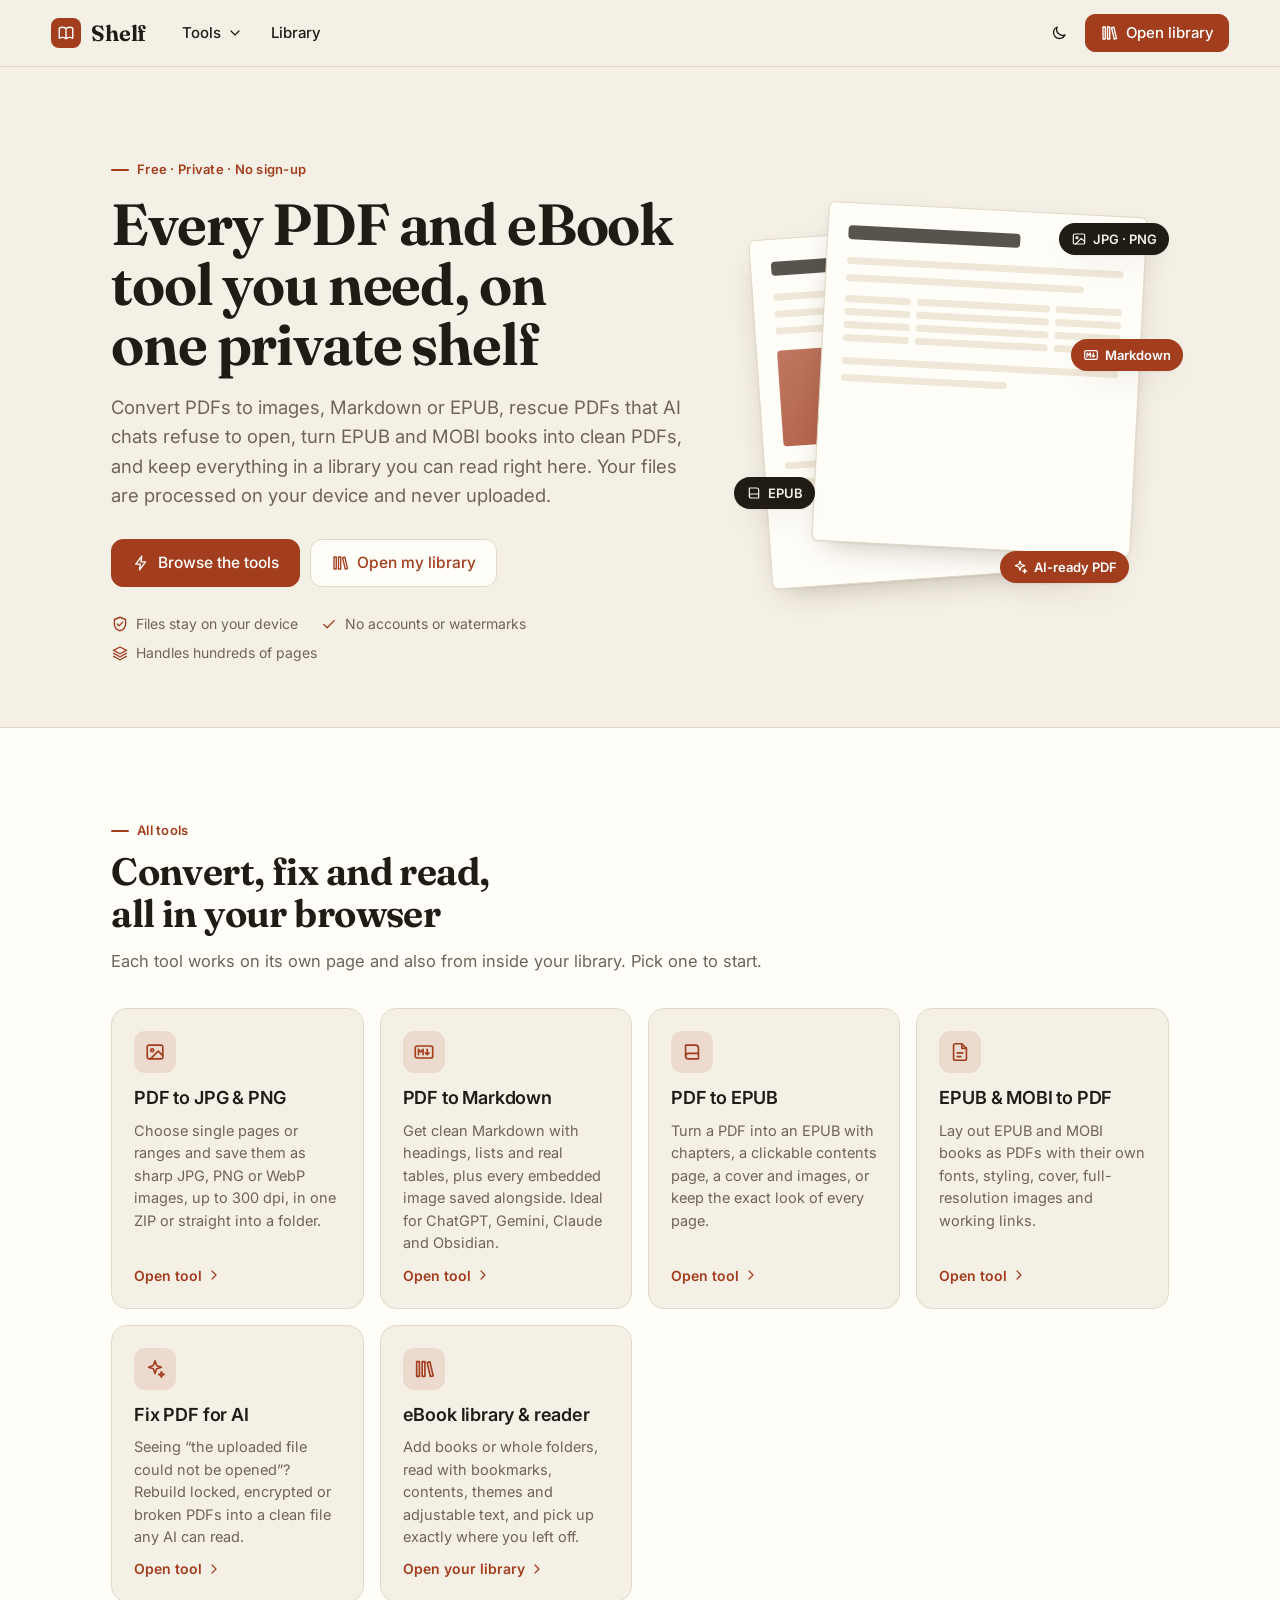
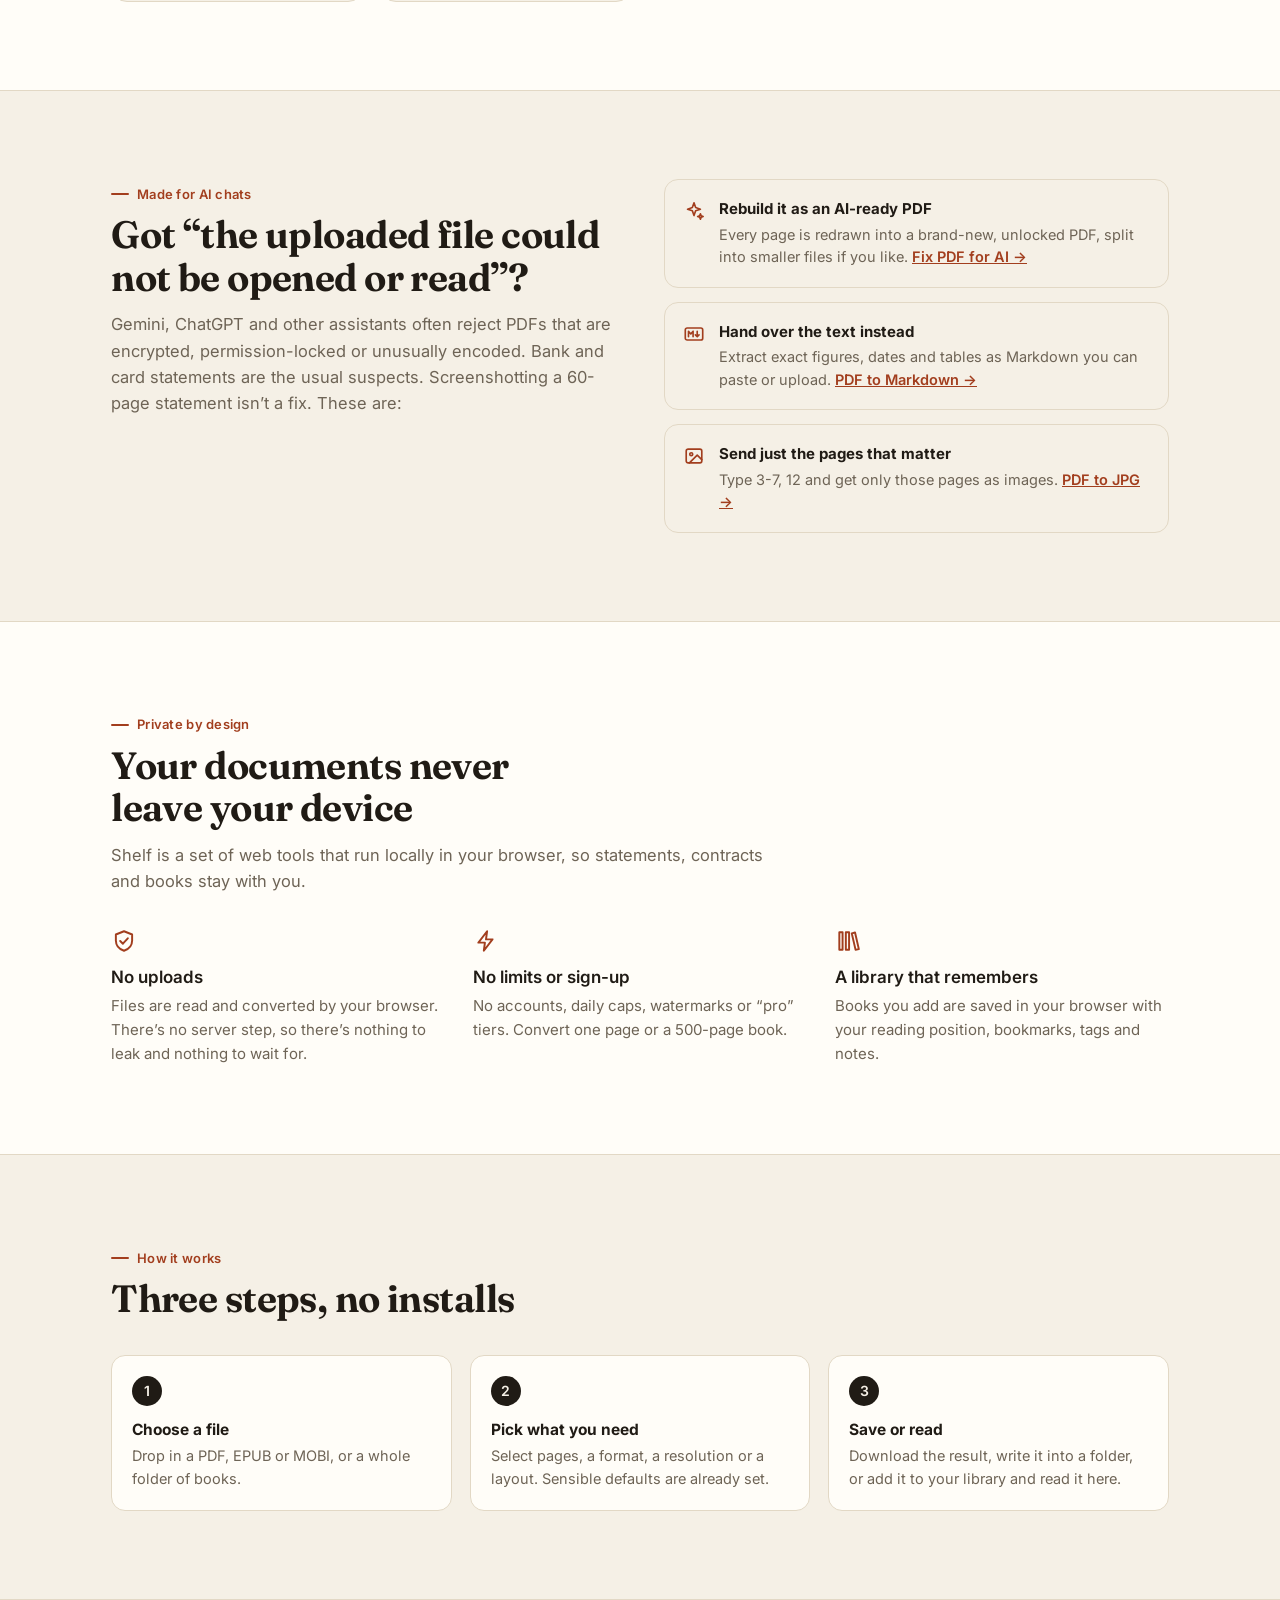
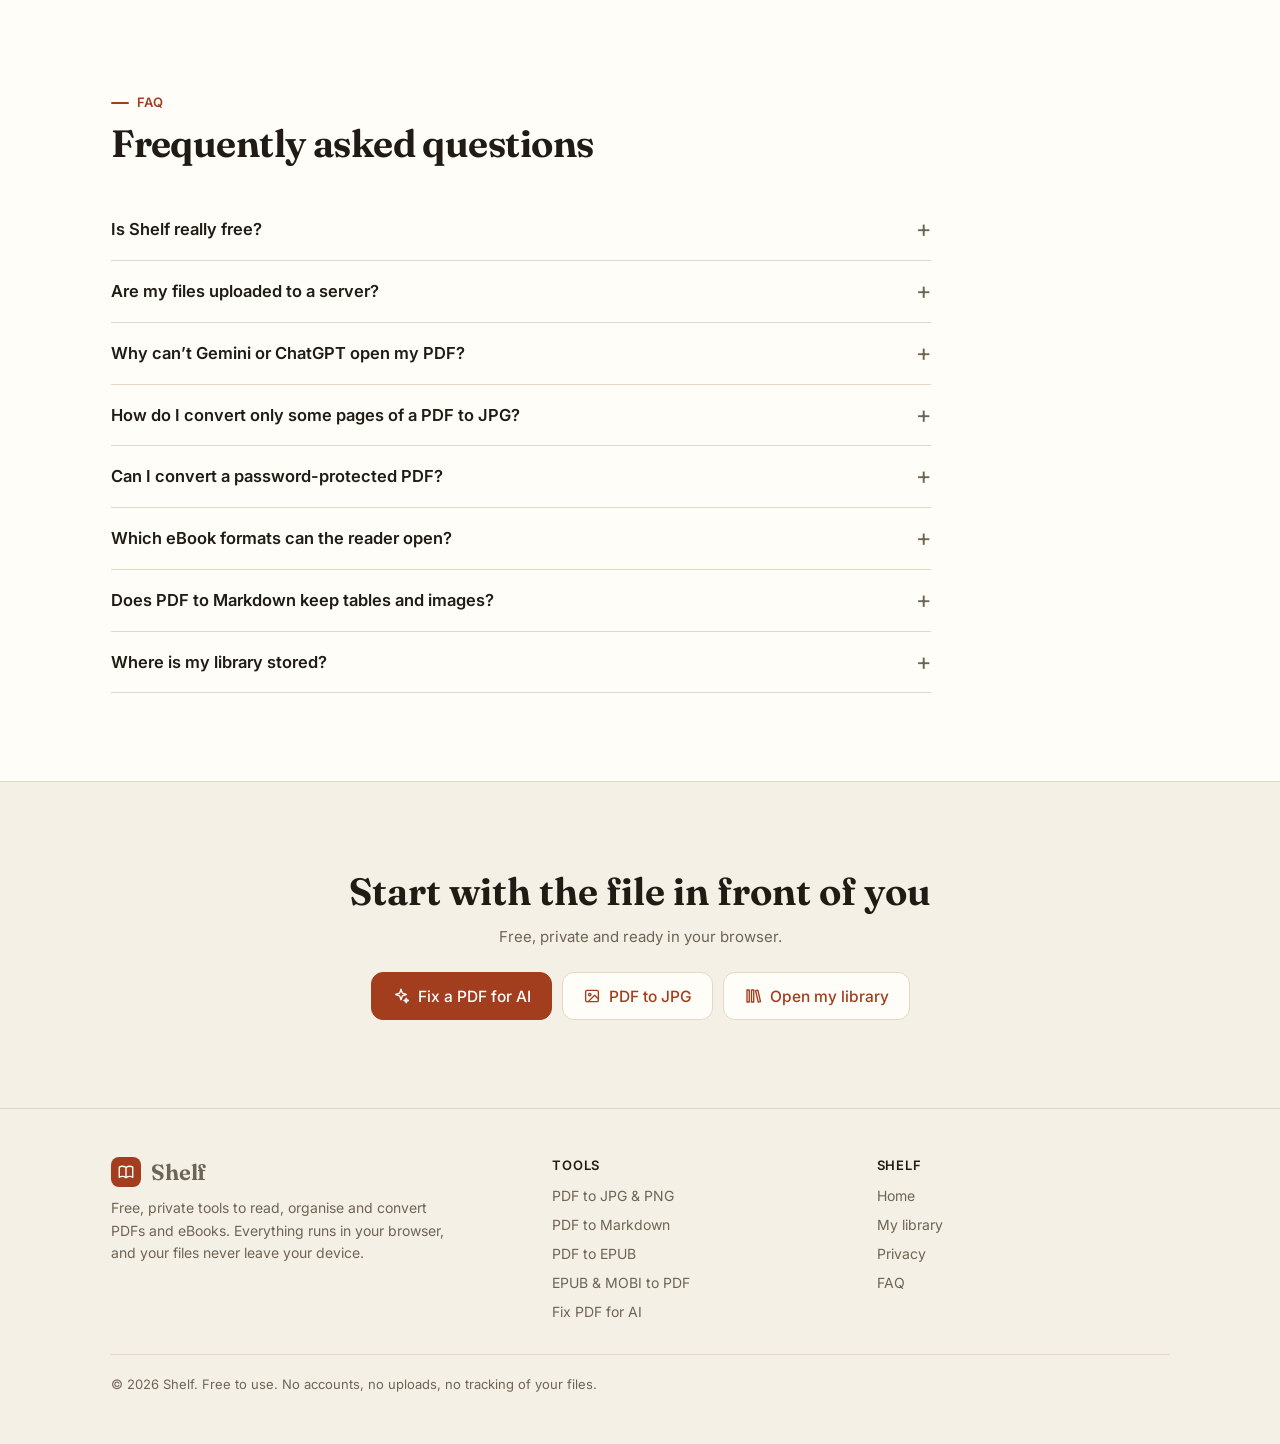
<file: index.html>
<!doctype html>
<html lang="en">
<head>
<meta charset="utf-8">
<meta name="viewport" content="width=device-width, initial-scale=1">
<title>Shelf – Free PDF &amp; eBook Converter, Reader and Library</title>
<meta name="description" content="Convert PDF to JPG, PNG, Markdown or EPUB, fix PDFs that ChatGPT or Gemini can’t open, turn EPUB and MOBI into PDF, and read them all in one private library. Free, no upload.">
<meta name="robots" content="index,follow">
<link rel="canonical" href="https://your-domain.com/">
<meta property="og:type" content="website">
<meta property="og:site_name" content="Shelf">
<meta property="og:title" content="Shelf – Free PDF &amp; eBook Converter, Reader and Library">
<meta property="og:description" content="Convert PDF to JPG, PNG, Markdown or EPUB, fix PDFs that ChatGPT or Gemini can’t open, turn EPUB and MOBI into PDF, and read them all in one private library. Free, no upload.">
<meta property="og:url" content="https://your-domain.com/">
<meta property="og:image" content="https://your-domain.com/og-image.png">
<meta name="twitter:card" content="summary_large_image">
<meta name="theme-color" content="#a23e1e">
<link rel="icon" href="favicon.svg" type="image/svg+xml">
<link rel="preconnect" href="https://fonts.googleapis.com">
<link rel="preconnect" href="https://fonts.gstatic.com" crossorigin>
<link href="https://fonts.googleapis.com/css2?family=Fraunces:opsz,wght@9..144,500;9..144,650&family=Inter:wght@400;500;600&display=swap" rel="stylesheet">
<link rel="stylesheet" href="shelf.css">
<script type="application/ld+json">{"@context": "https://schema.org", "@type": "WebSite", "name": "Shelf", "url": "https://your-domain.com/"}</script>
<script type="application/ld+json">{"@context": "https://schema.org", "@type": "WebApplication", "name": "Shelf", "url": "https://your-domain.com/", "description": "Convert PDF to JPG, PNG, Markdown or EPUB, fix PDFs that ChatGPT or Gemini can’t open, turn EPUB and MOBI into PDF, and read them all in one private library. Free, no upload.", "applicationCategory": "UtilitiesApplication", "operatingSystem": "Any (runs in a web browser)", "browserRequirements": "Requires JavaScript. Works best in Chrome, Edge, Firefox or Safari.", "isAccessibleForFree": true, "offers": {"@type": "Offer", "price": "0", "priceCurrency": "USD"}, "featureList": ["PDF to JPG, PNG and WebP with page ranges", "PDF to Markdown with tables and images", "PDF to EPUB with chapters and cover", "EPUB and MOBI to PDF", "Rebuild locked or broken PDFs for AI tools", "Password-protected PDF support", "EPUB, PDF and MOBI reader with bookmarks and themes", "Personal eBook library with tags and reading progress"]}</script>
<script type="application/ld+json">{"@context": "https://schema.org", "@type": "FAQPage", "mainEntity": [{"@type": "Question", "name": "Is Shelf really free?", "acceptedAnswer": {"@type": "Answer", "text": "Yes. Every tool is free, with no sign-up, no watermarks and no page limits. The only limit is your device’s memory, so very large files convert more slowly on older phones."}}, {"@type": "Question", "name": "Are my files uploaded to a server?", "acceptedAnswer": {"@type": "Answer", "text": "No. Shelf runs entirely in your browser. Your PDFs and eBooks are opened, converted and stored on your own device and are never sent anywhere. Only the app’s code and fonts load from public CDNs."}}, {"@type": "Question", "name": "Why can’t Gemini or ChatGPT open my PDF?", "acceptedAnswer": {"@type": "Answer", "text": "Usually the file is encrypted or permission-restricted (common with bank and credit-card statements), uses an unusual internal encoding, or is a scan with no text layer. Fix PDF for AI rebuilds the pages into a fresh, unlocked PDF, and PDF to Markdown pulls out the exact text and tables, which AI tools read reliably."}}, {"@type": "Question", "name": "How do I convert only some pages of a PDF to JPG?", "acceptedAnswer": {"@type": "Answer", "text": "Open PDF to JPG, choose your file, then type the pages you want, like 1-5, 8, 12-, or click the page thumbnails. Only the selected pages are converted, and they download together as one ZIP."}}, {"@type": "Question", "name": "Can I convert a password-protected PDF?", "acceptedAnswer": {"@type": "Answer", "text": "Yes, if you know the password. Shelf asks for it when the file opens, and it is used only on your device. The converted file is a new copy without the password."}}, {"@type": "Question", "name": "Which eBook formats can the reader open?", "acceptedAnswer": {"@type": "Answer", "text": "EPUB (2 and 3), PDF and classic MOBI/PRC. DRM-protected books and Kindle KF8/AZW3 files aren’t supported; convert those to EPUB first with a tool such as Calibre."}}, {"@type": "Question", "name": "Does PDF to Markdown keep tables and images?", "acceptedAnswer": {"@type": "Answer", "text": "Yes. Rows and columns are rebuilt as Markdown tables, headings and lists keep their structure, and embedded images are saved in an images folder linked from the Markdown. Very complex layouts may need light tidying."}}, {"@type": "Question", "name": "Where is my library stored?", "acceptedAnswer": {"@type": "Answer", "text": "In your browser’s private storage on this device. It stays between visits, but clearing site data or using a private window removes it, so keep your original files as a backup."}}]}</script>
</head>
<body>
<a class="skip" href="#main">Skip to content</a>
<header class="topbar">
  <a class="brand" href="index.html" aria-label="Shelf home"><span class="mark"><svg class="ic" width="18" height="18" viewBox="0 0 24 24" fill="none" stroke="currentColor" stroke-width="1.8" stroke-linecap="round" stroke-linejoin="round" aria-hidden="true"><path d="M3 5.5C5.5 4 9 4 12 6c3-2 6.5-2 9-.5V19c-2.5-1.5-6-1.5-9 .5-3-2-6.5-2-9-.5z"/><path d="M12 6v13.5"/></svg></span>Shelf</a>
  <nav class="site-nav" aria-label="Main"><details class="nav-tools"><summary>Tools <svg class="ic" width="16" height="16" viewBox="0 0 24 24" fill="none" stroke="currentColor" stroke-width="1.8" stroke-linecap="round" stroke-linejoin="round" aria-hidden="true"><path d="M6 9l6 6 6-6"/></svg></summary><div class="nav-menu"><a href="pdf-to-jpg.html"><svg class="ic" width="18" height="18" viewBox="0 0 24 24" fill="none" stroke="currentColor" stroke-width="1.8" stroke-linecap="round" stroke-linejoin="round" aria-hidden="true"><rect x="3.5" y="4.5" width="17" height="15" rx="2"/><circle cx="9" cy="10" r="1.6"/><path d="M20.5 16l-5-5-8.5 8.5"/></svg><div><b>PDF to JPG &amp; PNG</b><span>Pick exact pages and save them as images</span></div></a><a href="pdf-to-markdown.html"><svg class="ic" width="18" height="18" viewBox="0 0 24 24" fill="none" stroke="currentColor" stroke-width="1.8" stroke-linecap="round" stroke-linejoin="round" aria-hidden="true"><rect x="2.5" y="5.5" width="19" height="13" rx="2"/><path d="M6 15V9l2.5 3L11 9v6M15.5 9v6m0 0l-2-2m2 2l2-2"/></svg><div><b>PDF to Markdown</b><span>Text, tables and images for AI and notes</span></div></a><a href="pdf-to-epub.html"><svg class="ic" width="18" height="18" viewBox="0 0 24 24" fill="none" stroke="currentColor" stroke-width="1.8" stroke-linecap="round" stroke-linejoin="round" aria-hidden="true"><path d="M5 4.5h11a3 3 0 0 1 3 3v12H8a3 3 0 0 1-3-3z"/><path d="M5 16.5a3 3 0 0 1 3-3h11"/></svg><div><b>PDF to EPUB</b><span>A reflowable eBook with chapters</span></div></a><a href="epub-to-pdf.html"><svg class="ic" width="18" height="18" viewBox="0 0 24 24" fill="none" stroke="currentColor" stroke-width="1.8" stroke-linecap="round" stroke-linejoin="round" aria-hidden="true"><path d="M14 3H7a2 2 0 0 0-2 2v14a2 2 0 0 0 2 2h10a2 2 0 0 0 2-2V8z"/><path d="M14 3v5h5M9 13h6M9 17h4"/></svg><div><b>EPUB &amp; MOBI to PDF</b><span>Print-quality PDFs from eBooks</span></div></a><a href="pdf-for-ai.html"><svg class="ic" width="18" height="18" viewBox="0 0 24 24" fill="none" stroke="currentColor" stroke-width="1.8" stroke-linecap="round" stroke-linejoin="round" aria-hidden="true"><path d="M12 3l1.8 5.2L19 10l-5.2 1.8L12 17l-1.8-5.2L5 10l5.2-1.8z"/><path d="M19 15l.8 2.2L22 18l-2.2.8L19 21l-.8-2.2L16 18l2.2-.8z"/></svg><div><b>Fix PDF for AI</b><span>When Gemini or ChatGPT can’t open it</span></div></a><a href="library.html"><svg class="ic" width="18" height="18" viewBox="0 0 24 24" fill="none" stroke="currentColor" stroke-width="1.8" stroke-linecap="round" stroke-linejoin="round" aria-hidden="true"><path d="M4 4h3v16H4zM10 4h3v16h-3zM15.5 5l3-.8 3.5 15.3-3 .7z"/></svg><div><b>eBook library &amp; reader</b><span>Read and organise EPUB, PDF and MOBI</span></div></a></div></details><a href="library.html" class="hide-sm">Library</a></nav>
  <div class="top-actions">
    <button class="icon-btn" id="btnAppTheme" title="Switch light / dark" aria-label="Switch light or dark theme"><svg class="ic" width="18" height="18" viewBox="0 0 24 24" fill="none" stroke="currentColor" stroke-width="1.8" stroke-linecap="round" stroke-linejoin="round" aria-hidden="true"><path d="M20 14.5A8 8 0 0 1 9.5 4a8 8 0 1 0 10.5 10.5z"/></svg></button>
    <a class="btn primary" href="library.html"><svg class="ic" width="18" height="18" viewBox="0 0 24 24" fill="none" stroke="currentColor" stroke-width="1.8" stroke-linecap="round" stroke-linejoin="round" aria-hidden="true"><path d="M4 4h3v16H4zM10 4h3v16h-3zM15.5 5l3-.8 3.5 15.3-3 .7z"/></svg><span class="lbl-sm">Open library</span></a>
  </div>
</header>
<main class="site" id="main">
  <section class="hero"><div class="wrap">
    <div>
      <span class="eyebrow">Free · Private · No sign-up</span>
      <h1 class="display">Every PDF and eBook tool you need, on one private shelf</h1>
      <p class="lede">Convert PDFs to images, Markdown or EPUB, rescue PDFs that AI chats refuse to open, turn EPUB and MOBI books into clean PDFs, and keep everything in a library you can read right here. Your files are processed on your device and never uploaded.</p>
      <div class="cta-row">
        <a class="btn primary lg" href="#tools"><svg class="ic" width="18" height="18" viewBox="0 0 24 24" fill="none" stroke="currentColor" stroke-width="1.8" stroke-linecap="round" stroke-linejoin="round" aria-hidden="true"><path d="M13 3L5 13.5h6L10 21l8-10.5h-6z"/></svg>Browse the tools</a>
        <a class="btn lg" href="library.html"><svg class="ic" width="18" height="18" viewBox="0 0 24 24" fill="none" stroke="currentColor" stroke-width="1.8" stroke-linecap="round" stroke-linejoin="round" aria-hidden="true"><path d="M4 4h3v16H4zM10 4h3v16h-3zM15.5 5l3-.8 3.5 15.3-3 .7z"/></svg>Open my library</a>
      </div>
      <ul class="trust"><li><svg class="ic" width="18" height="18" viewBox="0 0 24 24" fill="none" stroke="currentColor" stroke-width="1.8" stroke-linecap="round" stroke-linejoin="round" aria-hidden="true"><path d="M12 3l7.5 3v5.5c0 4.5-3.2 8-7.5 9.5-4.3-1.5-7.5-5-7.5-9.5V6z"/><path d="M8.5 12l2.5 2.5 4.5-5"/></svg>Files stay on your device</li><li><svg class="ic" width="18" height="18" viewBox="0 0 24 24" fill="none" stroke="currentColor" stroke-width="1.8" stroke-linecap="round" stroke-linejoin="round" aria-hidden="true"><path d="M5 12.5l4.5 4.5L19 7.5"/></svg>No accounts or watermarks</li><li><svg class="ic" width="18" height="18" viewBox="0 0 24 24" fill="none" stroke="currentColor" stroke-width="1.8" stroke-linecap="round" stroke-linejoin="round" aria-hidden="true"><path d="M12 4l8.5 4.5L12 13 3.5 8.5z"/><path d="M3.5 12.5L12 17l8.5-4.5M3.5 16.5L12 21l8.5-4.5"/></svg>Handles hundreds of pages</li></ul>
    </div>
    <div class="hero-art" aria-hidden="true">
      <div class="sheet a"><div class="ln h"></div><div class="ln"></div><div class="ln"></div><div class="ln" style="width:80%"></div><div class="pic"></div><div class="ln"></div><div class="ln" style="width:70%"></div></div>
      <div class="sheet b"><div class="ln h"></div><div class="ln"></div><div class="ln" style="width:86%"></div><div class="tbl"><i></i><i></i><i></i><i></i><i></i><i></i><i></i><i></i><i></i><i></i><i></i><i></i></div><div class="ln" style="margin-top:16px"></div><div class="ln" style="width:60%"></div></div>
      <span class="fchip c1"><svg class="ic" width="16" height="16" viewBox="0 0 24 24" fill="none" stroke="currentColor" stroke-width="1.8" stroke-linecap="round" stroke-linejoin="round" aria-hidden="true"><rect x="3.5" y="4.5" width="17" height="15" rx="2"/><circle cx="9" cy="10" r="1.6"/><path d="M20.5 16l-5-5-8.5 8.5"/></svg>JPG · PNG</span>
      <span class="fchip acc c2"><svg class="ic" width="16" height="16" viewBox="0 0 24 24" fill="none" stroke="currentColor" stroke-width="1.8" stroke-linecap="round" stroke-linejoin="round" aria-hidden="true"><rect x="2.5" y="5.5" width="19" height="13" rx="2"/><path d="M6 15V9l2.5 3L11 9v6M15.5 9v6m0 0l-2-2m2 2l2-2"/></svg>Markdown</span>
      <span class="fchip c3"><svg class="ic" width="16" height="16" viewBox="0 0 24 24" fill="none" stroke="currentColor" stroke-width="1.8" stroke-linecap="round" stroke-linejoin="round" aria-hidden="true"><path d="M5 4.5h11a3 3 0 0 1 3 3v12H8a3 3 0 0 1-3-3z"/><path d="M5 16.5a3 3 0 0 1 3-3h11"/></svg>EPUB</span>
      <span class="fchip acc c4"><svg class="ic" width="16" height="16" viewBox="0 0 24 24" fill="none" stroke="currentColor" stroke-width="1.8" stroke-linecap="round" stroke-linejoin="round" aria-hidden="true"><path d="M12 3l1.8 5.2L19 10l-5.2 1.8L12 17l-1.8-5.2L5 10l5.2-1.8z"/><path d="M19 15l.8 2.2L22 18l-2.2.8L19 21l-.8-2.2L16 18l2.2-.8z"/></svg>AI-ready PDF</span>
    </div>
  </div></section>

  <section class="section alt" id="tools"><div class="wrap">
    <div class="sec-head"><span class="eyebrow">All tools</span><h2>Convert, fix and read, all in your browser</h2><p>Each tool works on its own page and also from inside your library. Pick one to start.</p></div>
    <ul class="tool-grid"><li><a class="tool-card" href="pdf-to-jpg.html"><span class="ti"><svg class="ic" width="22" height="22" viewBox="0 0 24 24" fill="none" stroke="currentColor" stroke-width="1.8" stroke-linecap="round" stroke-linejoin="round" aria-hidden="true"><rect x="3.5" y="4.5" width="17" height="15" rx="2"/><circle cx="9" cy="10" r="1.6"/><path d="M20.5 16l-5-5-8.5 8.5"/></svg></span><h3>PDF to JPG &amp; PNG</h3><p>Choose single pages or ranges and save them as sharp JPG, PNG or WebP images, up to 300 dpi, in one ZIP or straight into a folder.</p><span class="go">Open tool <svg class="ic" width="16" height="16" viewBox="0 0 24 24" fill="none" stroke="currentColor" stroke-width="1.8" stroke-linecap="round" stroke-linejoin="round" aria-hidden="true"><path d="M9 18l6-6-6-6"/></svg></span></a></li><li><a class="tool-card" href="pdf-to-markdown.html"><span class="ti"><svg class="ic" width="22" height="22" viewBox="0 0 24 24" fill="none" stroke="currentColor" stroke-width="1.8" stroke-linecap="round" stroke-linejoin="round" aria-hidden="true"><rect x="2.5" y="5.5" width="19" height="13" rx="2"/><path d="M6 15V9l2.5 3L11 9v6M15.5 9v6m0 0l-2-2m2 2l2-2"/></svg></span><h3>PDF to Markdown</h3><p>Get clean Markdown with headings, lists and real tables, plus every embedded image saved alongside. Ideal for ChatGPT, Gemini, Claude and Obsidian.</p><span class="go">Open tool <svg class="ic" width="16" height="16" viewBox="0 0 24 24" fill="none" stroke="currentColor" stroke-width="1.8" stroke-linecap="round" stroke-linejoin="round" aria-hidden="true"><path d="M9 18l6-6-6-6"/></svg></span></a></li><li><a class="tool-card" href="pdf-to-epub.html"><span class="ti"><svg class="ic" width="22" height="22" viewBox="0 0 24 24" fill="none" stroke="currentColor" stroke-width="1.8" stroke-linecap="round" stroke-linejoin="round" aria-hidden="true"><path d="M5 4.5h11a3 3 0 0 1 3 3v12H8a3 3 0 0 1-3-3z"/><path d="M5 16.5a3 3 0 0 1 3-3h11"/></svg></span><h3>PDF to EPUB</h3><p>Turn a PDF into an EPUB with chapters, a clickable contents page, a cover and images, or keep the exact look of every page.</p><span class="go">Open tool <svg class="ic" width="16" height="16" viewBox="0 0 24 24" fill="none" stroke="currentColor" stroke-width="1.8" stroke-linecap="round" stroke-linejoin="round" aria-hidden="true"><path d="M9 18l6-6-6-6"/></svg></span></a></li><li><a class="tool-card" href="epub-to-pdf.html"><span class="ti"><svg class="ic" width="22" height="22" viewBox="0 0 24 24" fill="none" stroke="currentColor" stroke-width="1.8" stroke-linecap="round" stroke-linejoin="round" aria-hidden="true"><path d="M14 3H7a2 2 0 0 0-2 2v14a2 2 0 0 0 2 2h10a2 2 0 0 0 2-2V8z"/><path d="M14 3v5h5M9 13h6M9 17h4"/></svg></span><h3>EPUB &amp; MOBI to PDF</h3><p>Lay out EPUB and MOBI books as PDFs with their own fonts, styling, cover, full-resolution images and working links.</p><span class="go">Open tool <svg class="ic" width="16" height="16" viewBox="0 0 24 24" fill="none" stroke="currentColor" stroke-width="1.8" stroke-linecap="round" stroke-linejoin="round" aria-hidden="true"><path d="M9 18l6-6-6-6"/></svg></span></a></li><li><a class="tool-card" href="pdf-for-ai.html"><span class="ti"><svg class="ic" width="22" height="22" viewBox="0 0 24 24" fill="none" stroke="currentColor" stroke-width="1.8" stroke-linecap="round" stroke-linejoin="round" aria-hidden="true"><path d="M12 3l1.8 5.2L19 10l-5.2 1.8L12 17l-1.8-5.2L5 10l5.2-1.8z"/><path d="M19 15l.8 2.2L22 18l-2.2.8L19 21l-.8-2.2L16 18l2.2-.8z"/></svg></span><h3>Fix PDF for AI</h3><p>Seeing “the uploaded file could not be opened”? Rebuild locked, encrypted or broken PDFs into a clean file any AI can read.</p><span class="go">Open tool <svg class="ic" width="16" height="16" viewBox="0 0 24 24" fill="none" stroke="currentColor" stroke-width="1.8" stroke-linecap="round" stroke-linejoin="round" aria-hidden="true"><path d="M9 18l6-6-6-6"/></svg></span></a></li><li><a class="tool-card" href="library.html"><span class="ti"><svg class="ic" width="22" height="22" viewBox="0 0 24 24" fill="none" stroke="currentColor" stroke-width="1.8" stroke-linecap="round" stroke-linejoin="round" aria-hidden="true"><path d="M4 4h3v16H4zM10 4h3v16h-3zM15.5 5l3-.8 3.5 15.3-3 .7z"/></svg></span><h3>eBook library &amp; reader</h3><p>Add books or whole folders, read with bookmarks, contents, themes and adjustable text, and pick up exactly where you left off.</p><span class="go">Open your library <svg class="ic" width="16" height="16" viewBox="0 0 24 24" fill="none" stroke="currentColor" stroke-width="1.8" stroke-linecap="round" stroke-linejoin="round" aria-hidden="true"><path d="M9 18l6-6-6-6"/></svg></span></a></li></ul>
  </div></section>

  <section class="section" id="ai"><div class="wrap split">
    <div class="sec-head" style="margin:0">
      <span class="eyebrow">Made for AI chats</span>
      <h2>Got “the uploaded file could not be opened or read”?</h2>
      <p>Gemini, ChatGPT and other assistants often reject PDFs that are encrypted, permission-locked or unusually encoded. Bank and card statements are the usual suspects. Screenshotting a 60-page statement isn’t a fix. These are:</p>
    </div>
    <ul class="fix-list">
      <li><svg class="ic" width="22" height="22" viewBox="0 0 24 24" fill="none" stroke="currentColor" stroke-width="1.8" stroke-linecap="round" stroke-linejoin="round" aria-hidden="true"><path d="M12 3l1.8 5.2L19 10l-5.2 1.8L12 17l-1.8-5.2L5 10l5.2-1.8z"/><path d="M19 15l.8 2.2L22 18l-2.2.8L19 21l-.8-2.2L16 18l2.2-.8z"/></svg><div><b>Rebuild it as an AI-ready PDF</b><p>Every page is redrawn into a brand-new, unlocked PDF, split into smaller files if you like. <a href="pdf-for-ai.html">Fix PDF for AI →</a></p></div></li>
      <li><svg class="ic" width="22" height="22" viewBox="0 0 24 24" fill="none" stroke="currentColor" stroke-width="1.8" stroke-linecap="round" stroke-linejoin="round" aria-hidden="true"><rect x="2.5" y="5.5" width="19" height="13" rx="2"/><path d="M6 15V9l2.5 3L11 9v6M15.5 9v6m0 0l-2-2m2 2l2-2"/></svg><div><b>Hand over the text instead</b><p>Extract exact figures, dates and tables as Markdown you can paste or upload. <a href="pdf-to-markdown.html">PDF to Markdown →</a></p></div></li>
      <li><svg class="ic" width="22" height="22" viewBox="0 0 24 24" fill="none" stroke="currentColor" stroke-width="1.8" stroke-linecap="round" stroke-linejoin="round" aria-hidden="true"><rect x="3.5" y="4.5" width="17" height="15" rx="2"/><circle cx="9" cy="10" r="1.6"/><path d="M20.5 16l-5-5-8.5 8.5"/></svg><div><b>Send just the pages that matter</b><p>Type 3-7, 12 and get only those pages as images. <a href="pdf-to-jpg.html">PDF to JPG →</a></p></div></li>
    </ul>
  </div></section>

  <section class="section alt" id="privacy"><div class="wrap">
    <div class="sec-head"><span class="eyebrow">Private by design</span><h2>Your documents never leave your device</h2><p>Shelf is a set of web tools that run locally in your browser, so statements, contracts and books stay with you.</p></div>
    <div class="pillars">
      <div class="pillar"><svg class="ic" width="26" height="26" viewBox="0 0 24 24" fill="none" stroke="currentColor" stroke-width="1.8" stroke-linecap="round" stroke-linejoin="round" aria-hidden="true"><path d="M12 3l7.5 3v5.5c0 4.5-3.2 8-7.5 9.5-4.3-1.5-7.5-5-7.5-9.5V6z"/><path d="M8.5 12l2.5 2.5 4.5-5"/></svg><h3>No uploads</h3><p>Files are read and converted by your browser. There’s no server step, so there’s nothing to leak and nothing to wait for.</p></div>
      <div class="pillar"><svg class="ic" width="26" height="26" viewBox="0 0 24 24" fill="none" stroke="currentColor" stroke-width="1.8" stroke-linecap="round" stroke-linejoin="round" aria-hidden="true"><path d="M13 3L5 13.5h6L10 21l8-10.5h-6z"/></svg><h3>No limits or sign-up</h3><p>No accounts, daily caps, watermarks or “pro” tiers. Convert one page or a 500-page book.</p></div>
      <div class="pillar"><svg class="ic" width="26" height="26" viewBox="0 0 24 24" fill="none" stroke="currentColor" stroke-width="1.8" stroke-linecap="round" stroke-linejoin="round" aria-hidden="true"><path d="M4 4h3v16H4zM10 4h3v16h-3zM15.5 5l3-.8 3.5 15.3-3 .7z"/></svg><h3>A library that remembers</h3><p>Books you add are saved in your browser with your reading position, bookmarks, tags and notes.</p></div>
    </div>
  </div></section>

  <section class="section"><div class="wrap">
    <div class="sec-head"><span class="eyebrow">How it works</span><h2>Three steps, no installs</h2></div>
    <ol class="steps">
      <li><b>Choose a file</b><p>Drop in a PDF, EPUB or MOBI, or a whole folder of books.</p></li>
      <li><b>Pick what you need</b><p>Select pages, a format, a resolution or a layout. Sensible defaults are already set.</p></li>
      <li><b>Save or read</b><p>Download the result, write it into a folder, or add it to your library and read it here.</p></li>
    </ol>
  </div></section>

  <section class="section alt" id="faq"><div class="wrap">
    <div class="sec-head"><span class="eyebrow">FAQ</span><h2>Frequently asked questions</h2></div>
    <div class="faq"><details><summary>Is Shelf really free?</summary><p>Yes. Every tool is free, with no sign-up, no watermarks and no page limits. The only limit is your device’s memory, so very large files convert more slowly on older phones.</p></details><details><summary>Are my files uploaded to a server?</summary><p>No. Shelf runs entirely in your browser. Your PDFs and eBooks are opened, converted and stored on your own device and are never sent anywhere. Only the app’s code and fonts load from public CDNs.</p></details><details><summary>Why can’t Gemini or ChatGPT open my PDF?</summary><p>Usually the file is encrypted or permission-restricted (common with bank and credit-card statements), uses an unusual internal encoding, or is a scan with no text layer. <a href="pdf-for-ai.html">Fix PDF for AI</a> rebuilds the pages into a fresh, unlocked PDF, and <a href="pdf-to-markdown.html">PDF to Markdown</a> pulls out the exact text and tables, which AI tools read reliably.</p></details><details><summary>How do I convert only some pages of a PDF to JPG?</summary><p>Open <a href="pdf-to-jpg.html">PDF to JPG</a>, choose your file, then type the pages you want, like 1-5, 8, 12-, or click the page thumbnails. Only the selected pages are converted, and they download together as one ZIP.</p></details><details><summary>Can I convert a password-protected PDF?</summary><p>Yes, if you know the password. Shelf asks for it when the file opens, and it is used only on your device. The converted file is a new copy without the password.</p></details><details><summary>Which eBook formats can the reader open?</summary><p>EPUB (2 and 3), PDF and classic MOBI/PRC. DRM-protected books and Kindle KF8/AZW3 files aren’t supported; convert those to EPUB first with a tool such as Calibre.</p></details><details><summary>Does PDF to Markdown keep tables and images?</summary><p>Yes. Rows and columns are rebuilt as Markdown tables, headings and lists keep their structure, and embedded images are saved in an images folder linked from the Markdown. Very complex layouts may need light tidying.</p></details><details><summary>Where is my library stored?</summary><p>In your browser’s private storage on this device. It stays between visits, but clearing site data or using a private window removes it, so keep your original files as a backup.</p></details></div>
  </div></section>

  <section class="section cta-band"><div class="wrap">
    <h2>Start with the file in front of you</h2>
    <p>Free, private and ready in your browser.</p>
    <div class="cta-row"><a class="btn primary lg" href="pdf-for-ai.html"><svg class="ic" width="18" height="18" viewBox="0 0 24 24" fill="none" stroke="currentColor" stroke-width="1.8" stroke-linecap="round" stroke-linejoin="round" aria-hidden="true"><path d="M12 3l1.8 5.2L19 10l-5.2 1.8L12 17l-1.8-5.2L5 10l5.2-1.8z"/><path d="M19 15l.8 2.2L22 18l-2.2.8L19 21l-.8-2.2L16 18l2.2-.8z"/></svg>Fix a PDF for AI</a><a class="btn lg" href="pdf-to-jpg.html"><svg class="ic" width="18" height="18" viewBox="0 0 24 24" fill="none" stroke="currentColor" stroke-width="1.8" stroke-linecap="round" stroke-linejoin="round" aria-hidden="true"><rect x="3.5" y="4.5" width="17" height="15" rx="2"/><circle cx="9" cy="10" r="1.6"/><path d="M20.5 16l-5-5-8.5 8.5"/></svg>PDF to JPG</a><a class="btn lg" href="library.html"><svg class="ic" width="18" height="18" viewBox="0 0 24 24" fill="none" stroke="currentColor" stroke-width="1.8" stroke-linecap="round" stroke-linejoin="round" aria-hidden="true"><path d="M4 4h3v16H4zM10 4h3v16h-3zM15.5 5l3-.8 3.5 15.3-3 .7z"/></svg>Open my library</a></div>
  </div></section>
</main>
<footer class="site-footer"><div class="wrap">
  <div class="cols">
    <div class="about"><a class="brand" href="index.html" aria-label="Shelf home"><span class="mark"><svg class="ic" width="18" height="18" viewBox="0 0 24 24" fill="none" stroke="currentColor" stroke-width="1.8" stroke-linecap="round" stroke-linejoin="round" aria-hidden="true"><path d="M3 5.5C5.5 4 9 4 12 6c3-2 6.5-2 9-.5V19c-2.5-1.5-6-1.5-9 .5-3-2-6.5-2-9-.5z"/><path d="M12 6v13.5"/></svg></span>Shelf</a><p>Free, private tools to read, organise and convert PDFs and eBooks. Everything runs in your browser, and your files never leave your device.</p></div>
    <div><h3>Tools</h3><ul><li><a href="pdf-to-jpg.html">PDF to JPG &amp; PNG</a></li><li><a href="pdf-to-markdown.html">PDF to Markdown</a></li><li><a href="pdf-to-epub.html">PDF to EPUB</a></li><li><a href="epub-to-pdf.html">EPUB &amp; MOBI to PDF</a></li><li><a href="pdf-for-ai.html">Fix PDF for AI</a></li></ul></div>
    <div><h3>Shelf</h3><ul><li><a href="index.html">Home</a></li><li><a href="library.html">My library</a></li><li><a href="index.html#privacy">Privacy</a></li><li><a href="index.html#faq">FAQ</a></li></ul></div>
  </div>
  <p class="legal">© 2026 Shelf. Free to use. No accounts, no uploads, no tracking of your files.</p>
</div></footer>
<script src="shelf.js"></script>
</body>
</html>
</file>
<file: shelf.css>
:root{
  --bg:#f5f0e6; --surface:#fffdf8; --surface-2:#efe7d8; --ink:#201b15; --muted:#6e6456; --line:#e2d8c5;
  --accent:#a23e1e; --accent-hover:#8a3217; --accent-ink:#fff; --danger:#b42318;
  --shadow-sm:0 1px 2px rgba(50,35,20,.08);
  --shadow:0 1px 2px rgba(50,35,20,.06),0 12px 32px -14px rgba(50,35,20,.35);
  --serif:"Fraunces",Georgia,"Times New Roman",serif;
  --sans:"Inter",system-ui,-apple-system,"Segoe UI",Roboto,sans-serif;
  color-scheme:light;
}
@media (prefers-color-scheme:dark){
  :root:not([data-theme="light"]){
    --bg:#15120f; --surface:#1f1b17; --surface-2:#2a241e; --ink:#efe7db; --muted:#a39886; --line:#3a3229;
    --accent:#e27b52; --accent-hover:#f09a74; --accent-ink:#1a120c; --danger:#f0766a;
    --shadow:0 1px 2px rgba(0,0,0,.3),0 14px 34px -14px rgba(0,0,0,.7); color-scheme:dark;
  }
}
:root[data-theme="dark"]{
  --bg:#15120f; --surface:#1f1b17; --surface-2:#2a241e; --ink:#efe7db; --muted:#a39886; --line:#3a3229;
  --accent:#e27b52; --accent-hover:#f09a74; --accent-ink:#1a120c; --danger:#f0766a;
  --shadow:0 1px 2px rgba(0,0,0,.3),0 14px 34px -14px rgba(0,0,0,.7); color-scheme:dark;
}
*{box-sizing:border-box}
html,body{margin:0}
body{background:var(--bg);color:var(--ink);font:15px/1.5 var(--sans);min-height:100vh;-webkit-font-smoothing:antialiased}
button,input,select,textarea{font:inherit;color:inherit}
button{cursor:pointer}
.ic{flex:none;display:block}
[hidden]{display:none !important}

/* ---------- buttons ---------- */
.btn{display:inline-flex;align-items:center;gap:8px;height:38px;padding:0 14px;border-radius:10px;border:1px solid var(--line);background:var(--surface);font-weight:500;white-space:nowrap;transition:background .15s,border-color .15s,transform .05s}
.btn:hover{border-color:var(--muted)}
.btn:active{transform:translateY(1px)}
.btn.primary{background:var(--accent);border-color:var(--accent);color:var(--accent-ink)}
.btn.primary:hover{background:var(--accent-hover);border-color:var(--accent-hover)}
.btn.ghost{background:transparent;border-color:transparent}
.btn.ghost:hover{background:var(--surface-2)}
.btn.danger{color:var(--danger)}
.btn.small{height:32px;padding:0 10px;font-size:13px;border-radius:8px}
.btn:disabled{opacity:.5;cursor:default}
.icon-btn{display:inline-grid;place-items:center;width:36px;height:36px;border-radius:9px;border:1px solid transparent;background:transparent}
.icon-btn:hover{background:var(--surface-2)}
.icon-btn.on{background:var(--surface-2);border-color:var(--line)}

/* ---------- top bar ---------- */
.topbar{position:sticky;top:0;z-index:20;display:flex;align-items:center;gap:16px;padding:14px max(16px,4vw);background:color-mix(in srgb,var(--bg) 88%,transparent);backdrop-filter:blur(10px);border-bottom:1px solid var(--line)}
.brand{display:flex;align-items:center;gap:10px;font:650 22px/1 var(--serif);letter-spacing:-.01em}
.brand .mark{width:30px;height:30px;border-radius:8px;background:var(--accent);color:var(--accent-ink);display:grid;place-items:center}
.search{flex:1;max-width:460px;position:relative}
.search input{width:100%;height:40px;border-radius:10px;border:1px solid var(--line);background:var(--surface);padding:0 12px 0 38px;outline:none}
.search input:focus{border-color:var(--accent)}
.search .ic{position:absolute;left:12px;top:11px;color:var(--muted)}
.top-actions{display:flex;gap:8px;margin-left:auto;align-items:center}

.toolbar{display:flex;flex-wrap:wrap;gap:10px;align-items:center;padding:18px max(16px,4vw) 6px}
.chips{display:flex;gap:6px;flex-wrap:wrap}
.chip{height:32px;padding:0 12px;border-radius:999px;border:1px solid var(--line);background:transparent;font-size:13px;font-weight:500;color:var(--muted)}
.chip .n{opacity:.7;margin-left:4px;font-variant-numeric:tabular-nums}
.chip.on{background:var(--ink);border-color:var(--ink);color:var(--bg)}
.toolbar .sp{flex:1}
.sel{height:32px;border-radius:8px;border:1px solid var(--line);background:var(--surface);padding:0 8px;font-size:13px}
.seg{display:inline-flex;border:1px solid var(--line);border-radius:9px;padding:2px;background:var(--surface)}
.seg button{width:30px;height:26px;border:0;border-radius:6px;background:transparent;display:grid;place-items:center;color:var(--muted)}
.seg button.on{background:var(--surface-2);color:var(--ink)}

/* ---------- books ---------- */
main{padding:14px max(16px,4vw) 60px}
.books.grid{display:grid;grid-template-columns:repeat(auto-fill,minmax(148px,1fr));gap:30px 22px}
.book{position:relative;min-width:0}
.cover{position:relative;display:block;width:100%;aspect-ratio:2/3;padding:0;border:0;border-radius:3px 7px 7px 3px;overflow:hidden;background:var(--surface-2);box-shadow:var(--shadow);transition:transform .2s ease,box-shadow .2s}
.cover:hover{transform:translateY(-3px)}
.cover::after{content:"";position:absolute;inset:0;background:linear-gradient(90deg,rgba(0,0,0,.18) 0,rgba(255,255,255,.12) 3%,transparent 7%);pointer-events:none}
.cover img{width:100%;height:100%;object-fit:cover;display:block}
.gen{position:absolute;inset:0;display:flex;flex-direction:column;justify-content:space-between;padding:16px 12px 14px 16px;background:hsl(var(--h) 32% 30%);color:#fbf5ea;text-align:left}
.gen::before{content:"";position:absolute;inset:8px 8px 8px 12px;border:1px solid rgba(255,255,255,.28);border-radius:2px}
.gen .t{font:600 16px/1.2 var(--serif);display:-webkit-box;-webkit-line-clamp:5;-webkit-box-orient:vertical;overflow:hidden;position:relative}
.gen .a{font-size:11px;letter-spacing:.06em;text-transform:uppercase;opacity:.8;position:relative}
.fmt{position:absolute;top:8px;right:8px;z-index:1;font:600 10px/1 var(--sans);letter-spacing:.06em;padding:4px 6px;border-radius:5px;background:rgba(20,15,10,.72);color:#fff}
.bar{position:absolute;left:0;right:0;bottom:0;height:4px;background:rgba(0,0,0,.25);z-index:1}
.bar span{display:block;height:100%;background:var(--accent)}
.meta{padding-top:10px;display:flex;gap:4px;align-items:flex-start}
.meta .txt{flex:1;min-width:0}
.title{margin:0;font:600 14px/1.3 var(--sans);display:-webkit-box;-webkit-line-clamp:2;-webkit-box-orient:vertical;overflow:hidden}
.author{margin:2px 0 0;color:var(--muted);font-size:13px;white-space:nowrap;overflow:hidden;text-overflow:ellipsis}
.status{display:inline-block;margin-top:5px;font-size:11.5px;font-weight:500;color:var(--muted)}
.status.reading{color:var(--accent)}
.more-btn{width:30px;height:30px;margin:-4px -6px 0 0;border-radius:8px;border:0;background:transparent;color:var(--muted);display:grid;place-items:center}
.more-btn:hover{background:var(--surface-2);color:var(--ink)}
.tags{display:flex;gap:4px;flex-wrap:wrap;margin-top:6px}
.tag{font-size:11px;padding:2px 7px;border-radius:999px;background:var(--surface-2);color:var(--muted);border:0}

.books.list{display:flex;flex-direction:column;gap:0;background:var(--surface);border:1px solid var(--line);border-radius:14px;overflow:hidden}
.books.list .book{display:flex;gap:16px;align-items:center;padding:12px 16px;border-bottom:1px solid var(--line)}
.books.list .book:last-child{border-bottom:0}
.books.list .cover{width:46px;flex:none;box-shadow:var(--shadow-sm)}
.books.list .cover:hover{transform:none}
.books.list .gen{padding:5px}
.books.list .gen::before,.books.list .gen .a,.books.list .fmt{display:none}
.books.list .gen .t{font-size:7px}
.books.list .meta{flex:1;padding:0;align-items:center;gap:16px}
.books.list .title{-webkit-line-clamp:1}
.books.list .extra{display:flex;gap:18px;align-items:center;color:var(--muted);font-size:13px;font-variant-numeric:tabular-nums}
.books.grid .extra{display:none}
.books.list .status{margin:0}
.pill{font:600 10.5px/1 var(--sans);letter-spacing:.06em;padding:4px 6px;border-radius:5px;background:var(--surface-2);color:var(--muted)}
@media (max-width:720px){.books.list .extra .hide-sm{display:none}}

.empty{max-width:560px;margin:7vh auto;text-align:center;padding:48px 28px;border:2px dashed var(--line);border-radius:18px;background:var(--surface)}
.empty h2{font:600 26px/1.2 var(--serif);margin:14px 0 8px}
.empty p{color:var(--muted);margin:0 0 22px}
.empty .art{width:72px;height:72px;margin:0 auto;border-radius:18px;background:var(--surface-2);display:grid;place-items:center;color:var(--accent)}
.empty .row{display:flex;gap:10px;justify-content:center;flex-wrap:wrap}
.nomatch{text-align:center;color:var(--muted);padding:60px 0}
footer{padding:0 max(16px,4vw) 30px;color:var(--muted);font-size:12.5px;display:flex;gap:14px;flex-wrap:wrap}

/* ---------- popover menu ---------- */
.menu{position:fixed;z-index:80;min-width:210px;padding:6px;border-radius:12px;background:var(--surface);border:1px solid var(--line);box-shadow:var(--shadow)}
.menu button{display:flex;align-items:center;gap:10px;width:100%;padding:8px 10px;border:0;border-radius:8px;background:transparent;text-align:left;font-size:14px}
.menu button:hover{background:var(--surface-2)}
.menu button.danger{color:var(--danger)}
.menu hr{border:0;border-top:1px solid var(--line);margin:5px 4px}

/* ---------- dialogs ---------- */
dialog.dlg{border:1px solid var(--line);border-radius:16px;padding:0;background:var(--surface);color:var(--ink);box-shadow:var(--shadow);width:min(640px,calc(100vw - 24px));max-height:calc(100vh - 24px)}
dialog.dlg::backdrop{background:rgba(15,10,5,.45);backdrop-filter:blur(2px)}
.dlg-head{display:flex;align-items:center;gap:12px;padding:16px 18px;border-bottom:1px solid var(--line)}
.dlg-head h2{margin:0;font:600 19px/1.2 var(--serif);flex:1;min-width:0;white-space:nowrap;overflow:hidden;text-overflow:ellipsis}
.dlg-body{padding:18px}
.dlg-foot{display:flex;gap:8px;align-items:center;padding:14px 18px;border-top:1px solid var(--line)}
.dlg-foot .sp{flex:1}
.field{display:flex;flex-direction:column;gap:5px;font-size:13px;font-weight:500;color:var(--muted)}
.field input,.field select,.field textarea{color:var(--ink);font-weight:400;font-size:14px;border:1px solid var(--line);background:var(--bg);border-radius:9px;padding:9px 10px;outline:none;resize:vertical}
.field input:focus,.field select:focus,.field textarea:focus{border-color:var(--accent)}
.edit-grid{display:grid;grid-template-columns:140px 1fr;gap:20px}
.edit-fields{display:flex;flex-direction:column;gap:12px}
.two{display:grid;grid-template-columns:1fr 1fr;gap:12px}
.edit-cover{display:flex;flex-direction:column;gap:8px}
.edit-cover .cover{cursor:default}
.edit-cover .cover:hover{transform:none}
.file-info{margin:0;font-size:12.5px;color:var(--muted)}
@media (max-width:560px){.edit-grid{grid-template-columns:1fr}.edit-cover{flex-direction:row;align-items:flex-end}.edit-cover .cover{width:90px}.two{grid-template-columns:1fr}}
.confirm p{margin:0;color:var(--muted)}

/* export dialog */
dialog.wide{width:min(1100px,calc(100vw - 24px));height:min(820px,calc(100vh - 24px))}
dialog.wide[open]{display:flex;flex-direction:column}
.ex-body{flex:1;display:grid;grid-template-columns:300px 1fr;min-height:0}
.ex-opts{padding:18px;border-right:1px solid var(--line);display:flex;flex-direction:column;gap:14px;overflow:auto}
.ex-opts .check{display:flex;gap:10px;align-items:flex-start;font-size:14px;color:var(--ink);font-weight:400}
.ex-opts .check input{margin-top:3px;accent-color:var(--accent)}
.ex-opts .check.dis{opacity:.5}
.ex-note{font-size:12.5px;color:var(--muted);background:var(--surface-2);border-radius:10px;padding:10px 12px;line-height:1.5}
.ex-note b{color:var(--ink);font-weight:600}
.ex-preview{position:relative;background:#d9d4ca;min-height:0}
.ex-preview iframe{width:100%;height:100%;border:0;display:block;background:#e9e6df}
.ex-status{position:absolute;inset:0;display:grid;place-items:center;color:#4a4238;font-size:14px;background:#e9e6df;text-align:center;padding:20px}
@media (max-width:760px){.ex-body{grid-template-columns:1fr;grid-template-rows:auto 1fr}.ex-opts{border-right:0;border-bottom:1px solid var(--line);max-height:42vh}}
.range-row{display:flex;align-items:center;gap:10px}
.range-row input{flex:1;accent-color:var(--accent)}
.range-row output{font-variant-numeric:tabular-nums;width:42px;text-align:right;color:var(--ink)}

/* ---------- toasts / progress ---------- */
.toasts{position:fixed;bottom:18px;left:50%;transform:translateX(-50%);z-index:100;display:flex;flex-direction:column;gap:8px;align-items:center;pointer-events:none}
.toast{background:var(--ink);color:var(--bg);padding:10px 16px;border-radius:10px;font-size:14px;box-shadow:var(--shadow);max-width:min(560px,92vw);animation:tin .2s ease}
.toast.err{background:var(--danger);color:#fff}
@keyframes tin{from{opacity:0;transform:translateY(6px)}}
.import-card{position:fixed;left:18px;bottom:18px;z-index:90;width:300px;padding:14px 16px;border-radius:14px;background:var(--surface);border:1px solid var(--line);box-shadow:var(--shadow);font-size:13px}
.import-card b{display:block;margin-bottom:6px;font-size:14px}
.import-card .file{color:var(--muted);white-space:nowrap;overflow:hidden;text-overflow:ellipsis}
.import-card .track{height:5px;background:var(--surface-2);border-radius:9px;margin-top:10px;overflow:hidden}
.import-card .track span{display:block;height:100%;width:0;background:var(--accent);transition:width .2s}
.drop{position:fixed;inset:0;z-index:95;display:grid;place-items:center;background:color-mix(in srgb,var(--accent) 16%,rgba(0,0,0,.35));pointer-events:none}
.drop div{padding:30px 40px;border-radius:18px;background:var(--surface);border:2px dashed var(--accent);font:600 20px var(--serif)}

/* ---------- reader ---------- */
.reader{position:fixed;inset:0;z-index:50;display:flex;flex-direction:column;background:var(--r-bg);color:var(--r-fg);
  --r-bg:#fffdf8;--r-fg:#1f1b16;--r-chrome:#f6f1e7;--r-line:#e4dac7;--r-muted:#776c5d;--r-hover:rgba(0,0,0,.06)}
.reader[data-rt="sepia"]{--r-bg:#f4ead5;--r-fg:#4a3826;--r-chrome:#eadcbf;--r-line:#d9c7a3;--r-muted:#7c6649;--r-hover:rgba(80,50,10,.08)}
.reader[data-rt="dark"]{--r-bg:#1c1916;--r-fg:#e4ddd2;--r-chrome:#151310;--r-line:#332d27;--r-muted:#9c917f;--r-hover:rgba(255,255,255,.07)}
.r-top{display:flex;align-items:center;gap:6px;padding:8px 10px;background:var(--r-chrome);border-bottom:1px solid var(--r-line);min-height:54px}
.r-top .icon-btn:hover,.r-bottom .icon-btn:hover{background:var(--r-hover)}
.r-title{flex:1;min-width:0;text-align:center;padding:0 8px}
.r-title b{display:block;font:600 15px/1.25 var(--serif);white-space:nowrap;overflow:hidden;text-overflow:ellipsis}
.r-title span{display:block;font-size:12px;color:var(--r-muted);white-space:nowrap;overflow:hidden;text-overflow:ellipsis}
.r-group{display:flex;align-items:center;gap:2px;padding:0 4px;border-left:1px solid var(--r-line)}
.r-group:first-of-type{border-left:0}
.r-val{min-width:44px;text-align:center;font-size:12.5px;font-variant-numeric:tabular-nums;color:var(--r-muted)}
.swatch{width:22px;height:22px;border-radius:50%;border:1px solid var(--r-line);margin:0 3px;padding:0}
.swatch.on{outline:2px solid var(--accent);outline-offset:2px}
.r-sel{height:32px;border-radius:8px;border:1px solid var(--r-line);background:transparent;color:var(--r-fg);padding:0 6px;font-size:13px}
.r-sel option{color:#111;background:#fff}
.r-text-btn{height:32px;padding:0 10px;border-radius:8px;border:1px solid var(--r-line);background:transparent;font-size:13px;color:var(--r-fg)}
.r-text-btn:hover{background:var(--r-hover)}
.r-main{flex:1;position:relative;min-height:0;display:flex}
.r-stage{flex:1;position:relative;min-width:0;background:var(--r-bg)}
.r-nav{position:absolute;top:50%;transform:translateY(-50%);z-index:5;width:44px;height:88px;border:0;border-radius:12px;background:transparent;color:var(--r-muted);display:grid;place-items:center;opacity:.35;transition:opacity .15s,background .15s}
.r-nav:hover{opacity:1;background:var(--r-hover)}
.r-nav.prev{left:6px}.r-nav.next{right:6px}
.r-bottom{display:flex;align-items:center;gap:14px;padding:8px 18px;background:var(--r-chrome);border-top:1px solid var(--r-line);font-size:12.5px;color:var(--r-muted)}
.r-bottom input[type=range]{flex:1;accent-color:var(--accent)}
.r-bottom #rLabel{min-width:150px;text-align:right;font-variant-numeric:tabular-nums;white-space:nowrap;overflow:hidden;text-overflow:ellipsis}
.r-loading,.r-error{position:absolute;inset:0;display:grid;place-items:center;text-align:center;padding:30px;color:var(--r-muted)}
.r-error div{max-width:460px}
.r-error b{display:block;color:var(--r-fg);font:600 18px var(--serif);margin-bottom:6px}
.r-drawer{position:absolute;top:0;bottom:0;left:0;z-index:12;width:min(340px,88vw);background:var(--r-chrome);border-right:1px solid var(--r-line);transform:translateX(-102%);visibility:hidden;transition:transform .22s ease,visibility 0s .22s;display:flex;flex-direction:column}
.r-drawer.open{transform:none;visibility:visible;transition:transform .22s ease;box-shadow:12px 0 30px -18px rgba(0,0,0,.4)}
.r-scrim{position:absolute;inset:0;z-index:11;background:rgba(0,0,0,.18)}
.r-tabs{display:flex;gap:4px;padding:10px;border-bottom:1px solid var(--r-line)}
.r-tabs button{flex:1;height:32px;border:0;border-radius:8px;background:transparent;color:var(--r-muted);font-size:13px;font-weight:500}
.r-tabs button.on{background:var(--r-hover);color:var(--r-fg)}
.r-list{flex:1;overflow:auto;padding:8px}
.r-item{display:flex;align-items:center;gap:10px;width:100%;padding:8px 10px;border:0;border-radius:8px;background:transparent;text-align:left;font-size:14px;color:var(--r-fg);line-height:1.35}
.r-item:hover{background:var(--r-hover)}
.r-item.cur{background:var(--r-hover);font-weight:600}
.r-item small{display:block;color:var(--r-muted);font-size:12px;font-weight:400}
.r-item .x{margin-left:auto;opacity:.5;border:0;background:transparent;color:inherit;padding:4px;border-radius:6px}
.r-item .x:hover{opacity:1;background:var(--r-hover)}
.r-item .mini{width:30px;flex:none;aspect-ratio:2/3;border-radius:2px 4px 4px 2px;overflow:hidden;background:var(--r-line);position:relative}
.r-item .mini img{width:100%;height:100%;object-fit:cover}
.r-item .mini .gen{padding:3px}.r-item .mini .gen::before,.r-item .mini .gen .a{display:none}.r-item .mini .gen .t{font-size:5px}
.r-empty{padding:30px 16px;text-align:center;color:var(--r-muted);font-size:13.5px}
.epub-host{position:absolute;inset:0 56px}
@media (max-width:640px){.epub-host{inset:0 8px}.r-nav{display:none}.r-hide-sm{display:none !important}}
.pdf-scroll{position:absolute;inset:0;overflow:auto;padding:20px 0 40px}
.pdf-pages{display:flex;flex-direction:column;align-items:center;gap:14px}
.pdf-page{position:relative;background:#fff;box-shadow:0 1px 3px rgba(0,0,0,.2),0 6px 20px -8px rgba(0,0,0,.3);flex:none}
.pdf-page canvas{position:absolute;inset:0;width:100%;height:100%}
.pdf-num{position:absolute;inset:0;display:grid;place-items:center;color:#bbb;font-size:13px}
.reader[data-rt="dark"] .pdf-page canvas{filter:invert(.88) hue-rotate(180deg)}
.reader[data-rt="dark"] .pdf-page{background:#222}
.reader[data-rt="sepia"] .pdf-page canvas{filter:sepia(.28) brightness(.98)}
.mobi-frame{position:absolute;inset:0;width:100%;height:100%;border:0;background:var(--r-bg)}
.only-epub,.only-pdf,.only-reflow,.only-export{display:none !important}
.reader[data-kind="epub"] .only-epub,.reader[data-kind="pdf"] .only-pdf,
.reader[data-kind="epub"] .only-reflow,.reader[data-kind="mobi"] .only-reflow,
.reader[data-kind="epub"] .only-export,.reader[data-kind="mobi"] .only-export{display:flex !important}

@media (max-width:760px){
  .topbar{flex-wrap:wrap}
  .search{order:3;max-width:none;flex-basis:100%}
  .lbl-sm{display:none}
  .r-bottom #rLabel{min-width:90px}
}

/* =====================================================================
   Site: header nav, home page, tool pages
   ===================================================================== */
.brand{color:inherit;text-decoration:none}
a{color:var(--accent)}
.skip{position:absolute;left:-999px;top:8px;z-index:200;background:var(--surface);padding:8px 12px;border-radius:8px}
.skip:focus{left:8px}
.site-nav{display:flex;align-items:center;gap:4px;margin-left:8px}
.site-nav>a,.nav-tools>summary{display:inline-flex;align-items:center;gap:6px;height:38px;padding:0 12px;border-radius:10px;color:var(--ink);text-decoration:none;font-weight:500;cursor:pointer;list-style:none}
.site-nav>a:hover,.nav-tools>summary:hover,.nav-tools[open]>summary{background:var(--surface-2)}
.site-nav>a[aria-current=page]{background:var(--surface-2)}
.nav-tools{position:relative}
.nav-tools>summary::-webkit-details-marker{display:none}
.nav-tools>summary .ic{transition:transform .15s}
.nav-tools[open]>summary .ic{transform:rotate(180deg)}
.nav-menu{position:absolute;top:calc(100% + 6px);left:0;z-index:60;width:320px;padding:6px;border-radius:14px;background:var(--surface);border:1px solid var(--line);box-shadow:var(--shadow)}
.nav-menu a{display:flex;gap:12px;align-items:flex-start;padding:10px;border-radius:10px;color:var(--ink);text-decoration:none}
.nav-menu a:hover{background:var(--surface-2)}
.nav-menu a .ic{color:var(--accent);margin-top:2px}
.nav-menu b{display:block;font-size:14px;font-weight:600}
.nav-menu span{display:block;font-size:12.5px;color:var(--muted);line-height:1.4}
.top-actions .btn{text-decoration:none}
@media (max-width:760px){
  .site-nav{order:2;margin-left:0}
  .site-nav .hide-sm{display:none}
  .nav-menu{position:fixed;left:12px;right:12px;top:64px;width:auto}
}

main.site{padding:0}
.wrap{max-width:1160px;margin:0 auto;padding:0 max(16px,4vw)}
.eyebrow{display:inline-flex;align-items:center;gap:8px;font-size:13px;font-weight:600;color:var(--accent);letter-spacing:.02em}
.eyebrow::before{content:"";width:18px;height:2px;background:currentColor;border-radius:2px}
.display{font:650 clamp(34px,5.4vw,58px)/1.04 var(--serif);letter-spacing:-.02em;margin:14px 0 18px;text-wrap:balance}
.lede{font-size:clamp(16px,1.6vw,18.5px);line-height:1.6;color:var(--muted);max-width:620px;margin:0 0 28px}
.cta-row{display:flex;gap:10px;flex-wrap:wrap}
.btn.lg{height:48px;padding:0 20px;border-radius:12px;font-size:15.5px;text-decoration:none}
.trust{display:flex;flex-wrap:wrap;gap:8px 22px;margin:26px 0 0;padding:0;list-style:none;color:var(--muted);font-size:14px}
.trust li{display:flex;align-items:center;gap:7px}
.trust .ic{color:var(--accent)}

.hero{padding:clamp(40px,7vw,88px) 0 clamp(36px,5vw,64px)}
.hero .wrap{display:grid;grid-template-columns:1.15fr .85fr;gap:48px;align-items:center}
@media (max-width:900px){.hero .wrap{grid-template-columns:1fr}.hero-art{display:none}}
.hero-art{position:relative;height:420px}
.sheet{position:absolute;background:var(--surface);border:1px solid var(--line);border-radius:6px;box-shadow:var(--shadow);padding:22px 20px}
.sheet.a{inset:30px 90px 40px 20px;transform:rotate(-4deg)}
.sheet.b{inset:10px 30px 70px 80px;transform:rotate(3deg)}
.sheet .ln{height:7px;border-radius:4px;background:var(--surface-2);margin:0 0 10px}
.sheet .ln.h{height:14px;width:62%;background:color-mix(in srgb,var(--ink) 75%,transparent);margin-bottom:18px}
.sheet .pic{height:96px;border-radius:4px;margin:16px 0;background:linear-gradient(135deg,color-mix(in srgb,var(--accent) 70%,#fff) 0,var(--accent) 100%)}
.sheet .tbl{display:grid;grid-template-columns:1fr 2fr 1fr;gap:6px;margin-top:14px}
.sheet .tbl i{height:7px;border-radius:3px;background:var(--surface-2)}
.fchip{position:absolute;z-index:2;display:inline-flex;align-items:center;gap:6px;padding:8px 12px;border-radius:999px;background:var(--ink);color:var(--bg);font:600 13px var(--sans);box-shadow:var(--shadow)}
.fchip.acc{background:var(--accent);color:var(--accent-ink)}
.fchip.c1{top:24px;right:0}.fchip.c2{top:140px;right:-14px}.fchip.c3{bottom:110px;left:-6px}.fchip.c4{bottom:36px;right:40px}

.section{padding:clamp(48px,7vw,88px) 0;border-top:1px solid var(--line)}
.section.alt{background:var(--surface)}
.sec-head{max-width:680px;margin:0 0 34px}
.sec-head h2{font:650 clamp(26px,3.4vw,38px)/1.12 var(--serif);letter-spacing:-.015em;margin:10px 0 12px;text-wrap:balance}
.sec-head p{color:var(--muted);font-size:16.5px;line-height:1.6;margin:0}
.tool-grid{display:grid;grid-template-columns:repeat(auto-fill,minmax(250px,1fr));gap:16px;margin:0;padding:0;list-style:none}
.tool-card{position:relative;display:flex;flex-direction:column;gap:10px;height:100%;padding:22px;border-radius:16px;background:var(--surface);border:1px solid var(--line);color:var(--ink);text-decoration:none;transition:border-color .15s,transform .15s,box-shadow .15s}
.section.alt .tool-card{background:var(--bg)}
.tool-card:hover{border-color:var(--accent);transform:translateY(-2px);box-shadow:var(--shadow)}
.tool-card .ti{width:42px;height:42px;border-radius:11px;display:grid;place-items:center;background:color-mix(in srgb,var(--accent) 12%,transparent);color:var(--accent)}
.tool-card h3{margin:4px 0 0;font:600 18px/1.25 var(--sans);letter-spacing:-.01em}
.tool-card p{margin:0;color:var(--muted);font-size:14.5px;line-height:1.55;flex:1}
.tool-card .go{font-size:14px;font-weight:600;color:var(--accent);display:flex;align-items:center;gap:4px}
.tool-card .tag-new{position:absolute;top:18px;right:18px;font:600 11px var(--sans);letter-spacing:.05em;text-transform:uppercase;padding:4px 8px;border-radius:999px;background:var(--accent);color:var(--accent-ink)}

.split{display:grid;grid-template-columns:1fr 1fr;gap:48px;align-items:start}
@media (max-width:860px){.split{grid-template-columns:1fr;gap:28px}}
.err-quote{margin:0;padding:18px 20px;border-radius:14px;background:var(--bg);border:1px solid var(--line);font:14px/1.6 ui-monospace,SFMono-Regular,Menlo,Consolas,monospace;color:var(--muted)}
.err-quote b{color:var(--danger);font-weight:600}
.fix-list{display:flex;flex-direction:column;gap:14px;margin:0;padding:0;list-style:none}
.fix-list li{display:flex;gap:14px;padding:18px;border-radius:14px;background:var(--bg);border:1px solid var(--line)}
.fix-list .ic{color:var(--accent);margin-top:2px}
.fix-list b{display:block;margin-bottom:3px}
.fix-list p{margin:0;color:var(--muted);font-size:14.5px;line-height:1.55}
.fix-list a{font-weight:600}

.pillars{display:grid;grid-template-columns:repeat(3,1fr);gap:28px}
@media (max-width:800px){.pillars{grid-template-columns:1fr}}
.pillar .ic{color:var(--accent)}
.pillar h3{font:600 17px/1.3 var(--sans);margin:12px 0 6px}
.pillar p{margin:0;color:var(--muted);line-height:1.6;font-size:15px}

.steps{counter-reset:s;display:grid;grid-template-columns:repeat(auto-fit,minmax(200px,1fr));gap:18px;margin:0;padding:0;list-style:none}
.steps li{counter-increment:s;padding:20px;border-radius:14px;background:var(--surface);border:1px solid var(--line)}
.section.alt .steps li{background:var(--bg)}
.steps li::before{content:counter(s);display:grid;place-items:center;width:30px;height:30px;border-radius:50%;background:var(--ink);color:var(--bg);font:600 14px var(--sans);margin-bottom:12px}
.steps b{display:block;margin-bottom:4px;font-size:15.5px}
.steps p{margin:0;color:var(--muted);font-size:14.5px;line-height:1.55}

.faq{max-width:820px}
.faq details{border-bottom:1px solid var(--line)}
.faq summary{cursor:pointer;list-style:none;display:flex;justify-content:space-between;gap:16px;padding:18px 0;font-weight:600;font-size:16.5px}
.faq summary::-webkit-details-marker{display:none}
.faq summary::after{content:"+";font:400 24px/1 var(--sans);color:var(--muted);transition:transform .15s}
.faq details[open] summary::after{transform:rotate(45deg)}
.faq details p{margin:0 0 18px;color:var(--muted);line-height:1.65;max-width:720px}

.cta-band{text-align:center}
.cta-band h2{font:650 clamp(26px,3.4vw,38px)/1.15 var(--serif);margin:0 0 12px}
.cta-band p{color:var(--muted);margin:0 0 24px}
.cta-band .cta-row{justify-content:center}

footer.site-footer{display:block;padding:48px 0 36px;border-top:1px solid var(--line);font-size:14px;color:var(--muted)}
.site-footer .cols{display:grid;grid-template-columns:1.4fr repeat(2,1fr);gap:32px}
@media (max-width:720px){.site-footer .cols{grid-template-columns:1fr 1fr}.site-footer .about{grid-column:1/-1}}
.site-footer h3{font:600 13px var(--sans);text-transform:uppercase;letter-spacing:.06em;color:var(--ink);margin:0 0 12px}
.site-footer ul{list-style:none;margin:0;padding:0;display:flex;flex-direction:column;gap:8px}
.site-footer a{color:var(--muted);text-decoration:none}
.site-footer a:hover{color:var(--ink)}
.site-footer .about p{margin:10px 0 0;max-width:340px;line-height:1.6}
.site-footer .legal{margin-top:32px;padding-top:20px;border-top:1px solid var(--line);font-size:13px}

/* tool page */
.crumbs{font-size:13px;color:var(--muted);margin:0 0 10px;padding:0;list-style:none;display:flex;gap:6px}
.crumbs a{color:var(--muted);text-decoration:none}
.crumbs li+li::before{content:"/";margin-right:6px;opacity:.6}
.tool-hero{padding:clamp(32px,5vw,56px) 0 24px}
.tool-hero .display{font-size:clamp(30px,4.4vw,48px);margin:8px 0 14px}
.tool-hero .lede{margin-bottom:0}
.tool-stage{padding:8px 0 clamp(40px,6vw,72px)}
.feature-list{display:grid;grid-template-columns:repeat(auto-fill,minmax(260px,1fr));gap:14px 28px;margin:0;padding:0;list-style:none}
.feature-list li{display:flex;gap:12px;line-height:1.55}
.feature-list .ic{color:var(--accent);margin-top:3px}
.feature-list b{display:block}
.feature-list span{color:var(--muted);font-size:14.5px}
.prose{max-width:760px;font-size:16px;line-height:1.7}
.prose p{margin:0 0 14px}
.prose h3{font:600 18px var(--sans);margin:24px 0 8px}

/* =====================================================================
   Tool panel
   ===================================================================== */
.tp-root{display:block}
.tp-drop{display:flex;flex-direction:column;align-items:center;gap:8px;text-align:center;padding:52px 24px;border:2px dashed var(--line);border-radius:20px;background:var(--surface);transition:border-color .15s}
.tp-drop:hover{border-color:var(--muted)}
.tp-drop-ic{width:64px;height:64px;border-radius:18px;display:grid;place-items:center;background:color-mix(in srgb,var(--accent) 12%,transparent);color:var(--accent);margin-bottom:6px}
.tp-drop b{font:600 20px var(--serif)}
.tp-drop-sub{color:var(--muted);font-size:14px;margin-bottom:10px}
.tp-err{color:var(--danger);font-size:14px;margin:6px 0 0;max-width:520px}
.tp-loading{display:flex;align-items:center;justify-content:center;gap:10px;padding:60px 20px;color:var(--muted);border:1px solid var(--line);border-radius:20px;background:var(--surface)}
.tp{border:1px solid var(--line);border-radius:20px;background:var(--surface);overflow:hidden;box-shadow:var(--shadow-sm)}
.tp-tabs{display:flex;gap:4px;padding:8px;border-bottom:1px solid var(--line);overflow-x:auto;scrollbar-width:none}
.tp-tab{display:inline-flex;align-items:center;gap:8px;height:40px;padding:0 14px;border-radius:10px;border:0;background:transparent;color:var(--muted);font-weight:500;white-space:nowrap}
.tp-tab:hover{background:var(--surface-2);color:var(--ink)}
.tp-tab[aria-selected=true]{background:var(--ink);color:var(--bg)}
.tp-file{display:flex;align-items:center;gap:12px;padding:12px 16px;border-bottom:1px solid var(--line)}
.tp-badge{flex:none;font:700 11px var(--sans);letter-spacing:.05em;padding:8px 7px;border-radius:7px;background:#c5432a;color:#fff}
.tp-fname{flex:1;min-width:0}
.tp-fname b{display:block;white-space:nowrap;overflow:hidden;text-overflow:ellipsis}
.tp-fname span{font-size:13px;color:var(--muted)}
.tp-body{display:grid;grid-template-columns:1fr 320px;min-height:0}
@media (max-width:820px){.tp-body{grid-template-columns:1fr}.tp-side{border-left:0 !important;border-top:1px solid var(--line)}.tp-file .btn{display:none}}
.tp-pages{padding:16px;min-width:0}
.tp-side{padding:16px;border-left:1px solid var(--line);display:flex;flex-direction:column;gap:14px;background:var(--bg)}
.tp-opts{display:flex;flex-direction:column;gap:12px}
.tp-opts .field input,.tp-opts .field select{background:var(--surface)}
.tp-opts .check{display:flex;gap:10px;align-items:flex-start;font-size:14px}
.tp-opts .check input{margin-top:3px;accent-color:var(--accent)}
.tp-opts .range-row input{accent-color:var(--accent)}
.tp-note{font-size:13px;color:var(--muted);line-height:1.55;background:var(--surface-2);border-radius:10px;padding:10px 12px}
.tp-note b{color:var(--ink)}
.tp-go{justify-content:center;height:46px;font-size:15px}
.tp-progress{display:flex;flex-direction:column;gap:8px;padding:12px;border-radius:12px;background:var(--surface);border:1px solid var(--line)}
.tp-ptext{font-size:13.5px;font-variant-numeric:tabular-nums}
.tp-progress .track{height:6px;background:var(--surface-2);border-radius:9px;overflow:hidden}
.tp-progress .track span{display:block;height:100%;width:0;background:var(--accent);transition:width .2s}
.tp-progress .btn{align-self:flex-start}
.tp-result{display:flex;flex-direction:column;gap:10px}
.tp-ok{display:flex;gap:10px;align-items:flex-start;padding:12px;border-radius:12px;background:color-mix(in srgb,#2f8f57 12%,var(--surface));border:1px solid color-mix(in srgb,#2f8f57 35%,transparent)}
.tp-ok-ic{flex:none;width:24px;height:24px;border-radius:50%;display:grid;place-items:center;background:#2f8f57;color:#fff}
.tp-ok b{display:block;font-size:14.5px}
.tp-ok div span{display:block;font-size:12.5px;color:var(--muted);line-height:1.45;word-break:break-word}
.tp-actions{display:flex;gap:6px;flex-wrap:wrap}
.tp-actions a{text-decoration:none}
.tp-preview{width:100%;height:220px;resize:vertical;border:1px solid var(--line);border-radius:10px;background:var(--surface);padding:10px;font:12px/1.5 ui-monospace,SFMono-Regular,Menlo,Consolas,monospace;color:var(--ink)}
.tp-root.busy .tp-tabs,.tp-root.busy .tp-pages,.tp-root.busy .tp-opts,.tp-root.busy [data-tp=choose]{pointer-events:none;opacity:.55}

.pp-head{display:flex;flex-wrap:wrap;gap:10px;align-items:center}
.pp-range{flex:1;min-width:220px;display:flex;align-items:center;gap:8px;height:40px;padding:0 4px 0 12px;border:1px solid var(--line);border-radius:10px;background:var(--bg)}
.pp-range:focus-within{border-color:var(--accent)}
.pp-range span{font-size:13px;font-weight:600;color:var(--muted)}
.pp-range input{flex:1;min-width:0;height:100%;border:0;background:transparent;outline:none;font-size:15px;font-variant-numeric:tabular-nums}
.pp-quick{display:flex;gap:6px;flex-wrap:wrap}
.pp-help{margin:8px 0 0;font-size:12.5px;color:var(--muted)}
.pp-help code{font-size:12px;background:var(--surface-2);padding:1px 5px;border-radius:5px}
.pp-err{margin:6px 0 0;font-size:13px;color:var(--danger)}
.pp-grid{display:grid;grid-template-columns:repeat(auto-fill,minmax(92px,1fr));gap:12px;margin-top:14px;max-height:460px;overflow:auto;padding:4px 4px 8px;overscroll-behavior:contain}
.pp-page{position:relative;display:flex;flex-direction:column;align-items:center;gap:6px;padding:6px;border-radius:10px;border:2px solid transparent;background:transparent;color:var(--muted)}
.pp-page:hover{background:var(--surface-2)}
.pp-thumb{display:block;width:100%;background:#fff;border-radius:3px;box-shadow:0 0 0 1px rgba(0,0,0,.08),0 2px 6px -2px rgba(0,0,0,.25);overflow:hidden;opacity:.45;transition:opacity .12s}
.pp-thumb canvas{display:block;width:100%;height:100%}
.pp-n{font-size:12px;font-weight:600;font-variant-numeric:tabular-nums}
.pp-tick{position:absolute;top:2px;right:2px;width:22px;height:22px;border-radius:50%;display:grid;place-items:center;background:var(--surface);border:1.5px solid var(--line);color:transparent}
.pp-page.on{border-color:var(--accent);background:color-mix(in srgb,var(--accent) 7%,transparent);color:var(--ink)}
.pp-page.on .pp-thumb{opacity:1}
.pp-page.on .pp-tick{background:var(--accent);border-color:var(--accent);color:var(--accent-ink)}
.pp-foot{margin-top:10px;font-size:13px;color:var(--muted);font-variant-numeric:tabular-nums}

dialog.tool-dlg .tool-dlg-body{flex:1;overflow:auto;padding:16px}
dialog.tool-dlg .tp{box-shadow:none}
dialog.tool-dlg .pp-grid{max-height:min(460px,calc(100vh - 360px))}
.pw-msg{margin:0 0 14px;color:var(--muted);line-height:1.55}
.pw-msg b{color:var(--ink);word-break:break-word}
.pw-err{margin:10px 0 0;color:var(--danger);font-size:14px}
.sr-only{position:absolute;width:1px;height:1px;padding:0;margin:-1px;overflow:hidden;clip:rect(0,0,0,0);white-space:nowrap;border:0}

.top-actions .nav-menu{left:auto;right:0}
</file>
